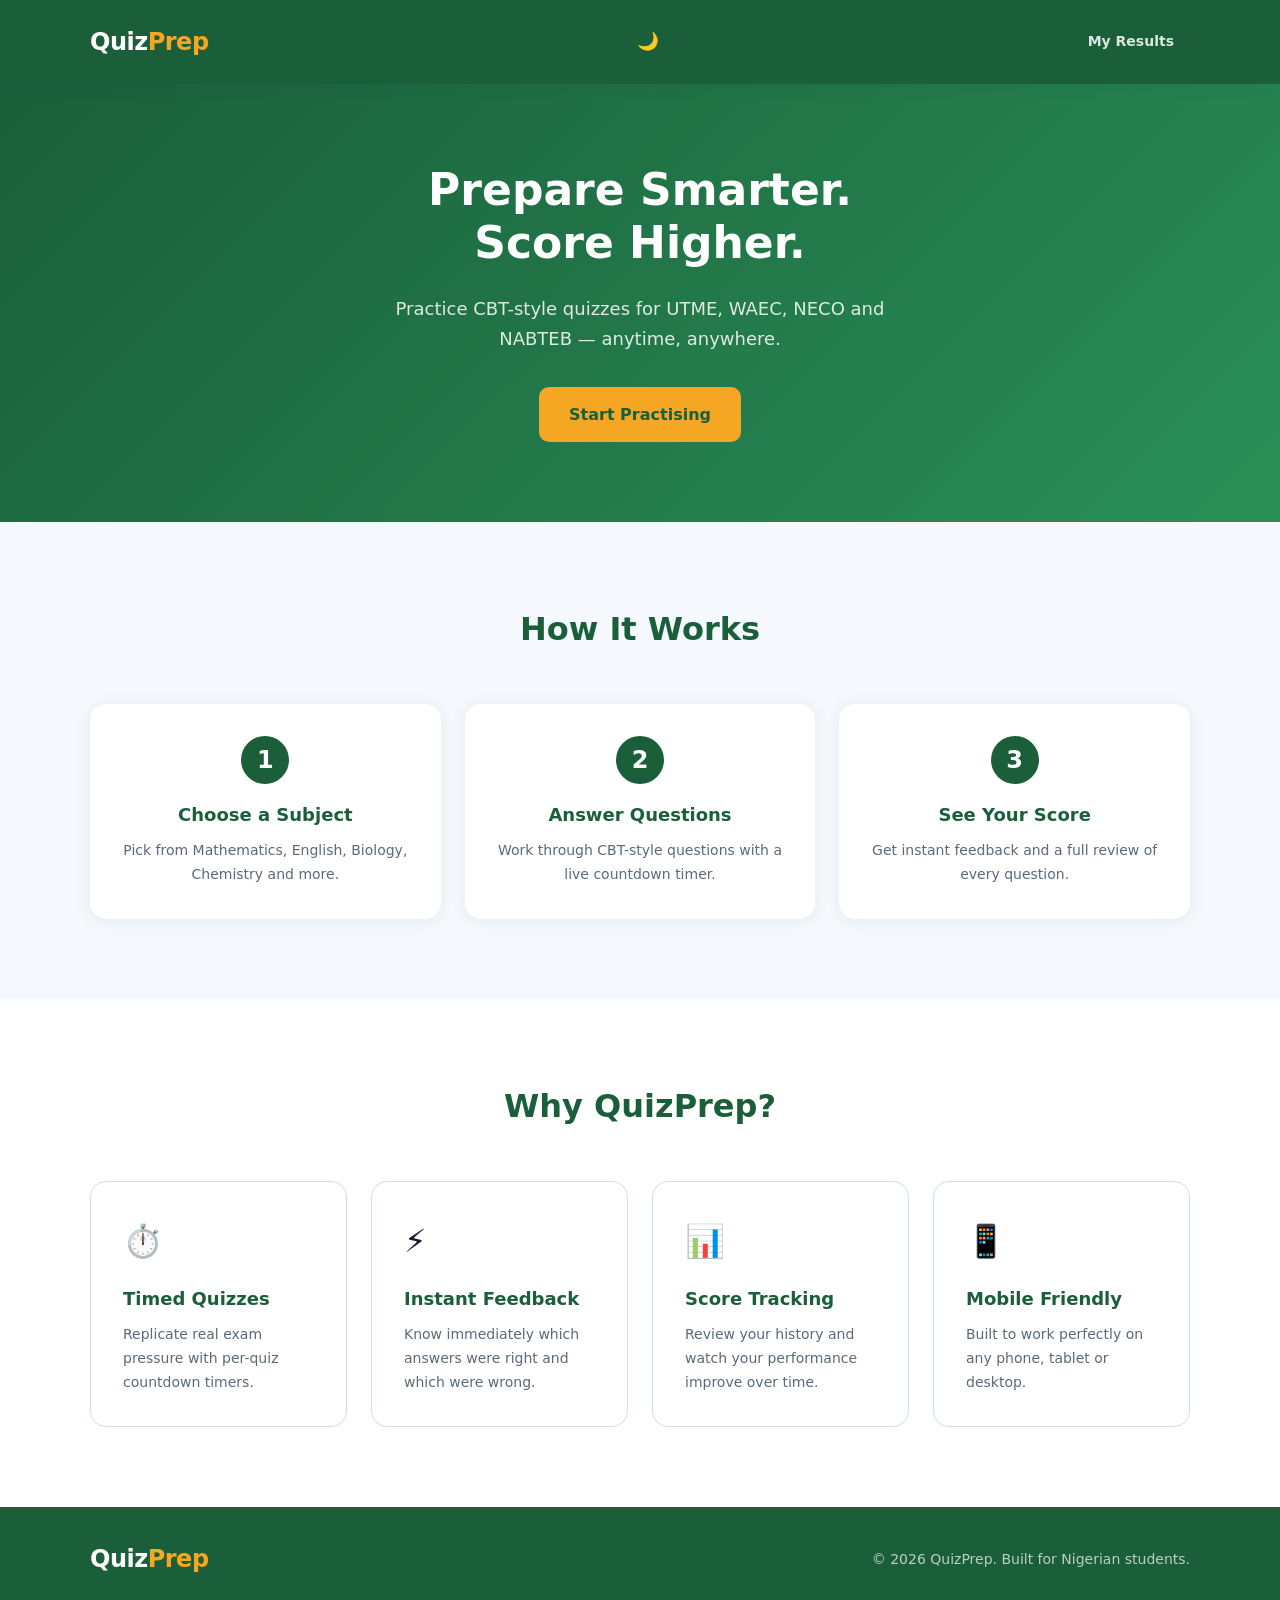
<file: index.html>
<!doctype html>
<html lang="en">
    <head>
        <meta charset="UTF-8" />
        <meta name="viewport" content="width=device-width, initial-scale=1.0" />
        <meta
            name="description"
            content="Practice CBT-style quizzes for UTME, WAEC, NECO and NABTEB."
        />
        <meta
            property="og:title"
            content="QuizPrep | Practice. Prepare. Pass."
        />
        <meta
            property="og:description"
            content="Practice CBT-style quizzes for UTME, WAEC, NECO and NABTEB."
        />
        <meta property="og:type" content="website" />
        <meta property="og:image" content="icons/icon-512.svg" />
        <meta name="twitter:card" content="summary" />
        <meta name="twitter:title" content="QuizPrep" />
        <meta
            name="twitter:description"
            content="Practice CBT-style quizzes for UTME, WAEC, NECO and NABTEB."
        />

        <title>QuizPrep | Practice. Prepare. Pass.</title>
        <link rel="stylesheet" href="css/style.css" />
        <script src="js/app.js"></script>
        <link rel="manifest" href="manifest.json" />
        <meta name="theme-color" content="#1A5E3A" />
    </head>
    <body>
        <!-- ── Navigation ── -->
        <nav class="nav">
            <div class="container nav__inner">
                <a
                    href="index.html"
                    class="nav__logo"
                    aria-label="QuizPrep home"
                    >Quiz<span>Prep</span></a
                >
                <a href="quiz-select.html" class="btn btn--outline"
                    >Get Started</a
                >
            </div>
        </nav>

        <!-- ── Hero ── -->
        <header class="hero">
            <div class="container hero__inner">
                <h1 class="hero__title">Prepare Smarter.<br />Score Higher.</h1>
                <p class="hero__sub">
                    Practice CBT-style quizzes for UTME, WAEC, NECO and NABTEB —
                    anytime, anywhere.
                </p>
                <a href="quiz-select.html" class="btn btn--primary"
                    >Start Practising</a
                >
            </div>
        </header>

        <!-- ── How It Works ── -->
        <section class="section how">
            <div class="container">
                <h2 class="section__title">How It Works</h2>
                <div class="how__grid">
                    <div class="how__card">
                        <div class="how__num">1</div>
                        <h3 class="how__heading">Choose a Subject</h3>
                        <p class="how__text">
                            Pick from Mathematics, English, Biology, Chemistry
                            and more.
                        </p>
                    </div>

                    <div class="how__card">
                        <div class="how__num">2</div>
                        <h3 class="how__heading">Answer Questions</h3>
                        <p class="how__text">
                            Work through CBT-style questions with a live
                            countdown timer.
                        </p>
                    </div>

                    <div class="how__card">
                        <div class="how__num">3</div>
                        <h3 class="how__heading">See Your Score</h3>
                        <p class="how__text">
                            Get instant feedback and a full review of every
                            question.
                        </p>
                    </div>
                </div>
            </div>
        </section>

        <!-- ── Features ── -->
        <section class="section features">
            <div class="container">
                <h2 class="section__title">Why QuizPrep?</h2>
                <div class="features__grid">
                    <div class="feature__card">
                        <div class="feature__icon">⏱️</div>
                        <h3 class="feature__title">Timed Quizzes</h3>
                        <p class="feature__text">
                            Replicate real exam pressure with per-quiz countdown
                            timers.
                        </p>
                    </div>

                    <div class="feature__card">
                        <div class="feature__icon">⚡</div>
                        <h3 class="feature__title">Instant Feedback</h3>
                        <p class="feature__text">
                            Know immediately which answers were right and which
                            were wrong.
                        </p>
                    </div>

                    <div class="feature__card">
                        <div class="feature__icon">📊</div>
                        <h3 class="feature__title">Score Tracking</h3>
                        <p class="feature__text">
                            Review your history and watch your performance
                            improve over time.
                        </p>
                    </div>

                    <div class="feature__card">
                        <div class="feature__icon">📱</div>
                        <h3 class="feature__title">Mobile Friendly</h3>
                        <p class="feature__text">
                            Built to work perfectly on any phone, tablet or
                            desktop.
                        </p>
                    </div>
                </div>
            </div>
        </section>

        <!-- ── Footer ── -->
        <footer class="footer">
            <div class="container footer__inner">
                <a href="index.html" class="nav__logo">Quiz<span>Prep</span></a>
                <p class="footer__copy">
                   &copy; <span id="footerYear"></span> QuizPrep. Built for Nigerian students.
                </p>
            </div>
        </footer>
    </body>
</html>
</file>
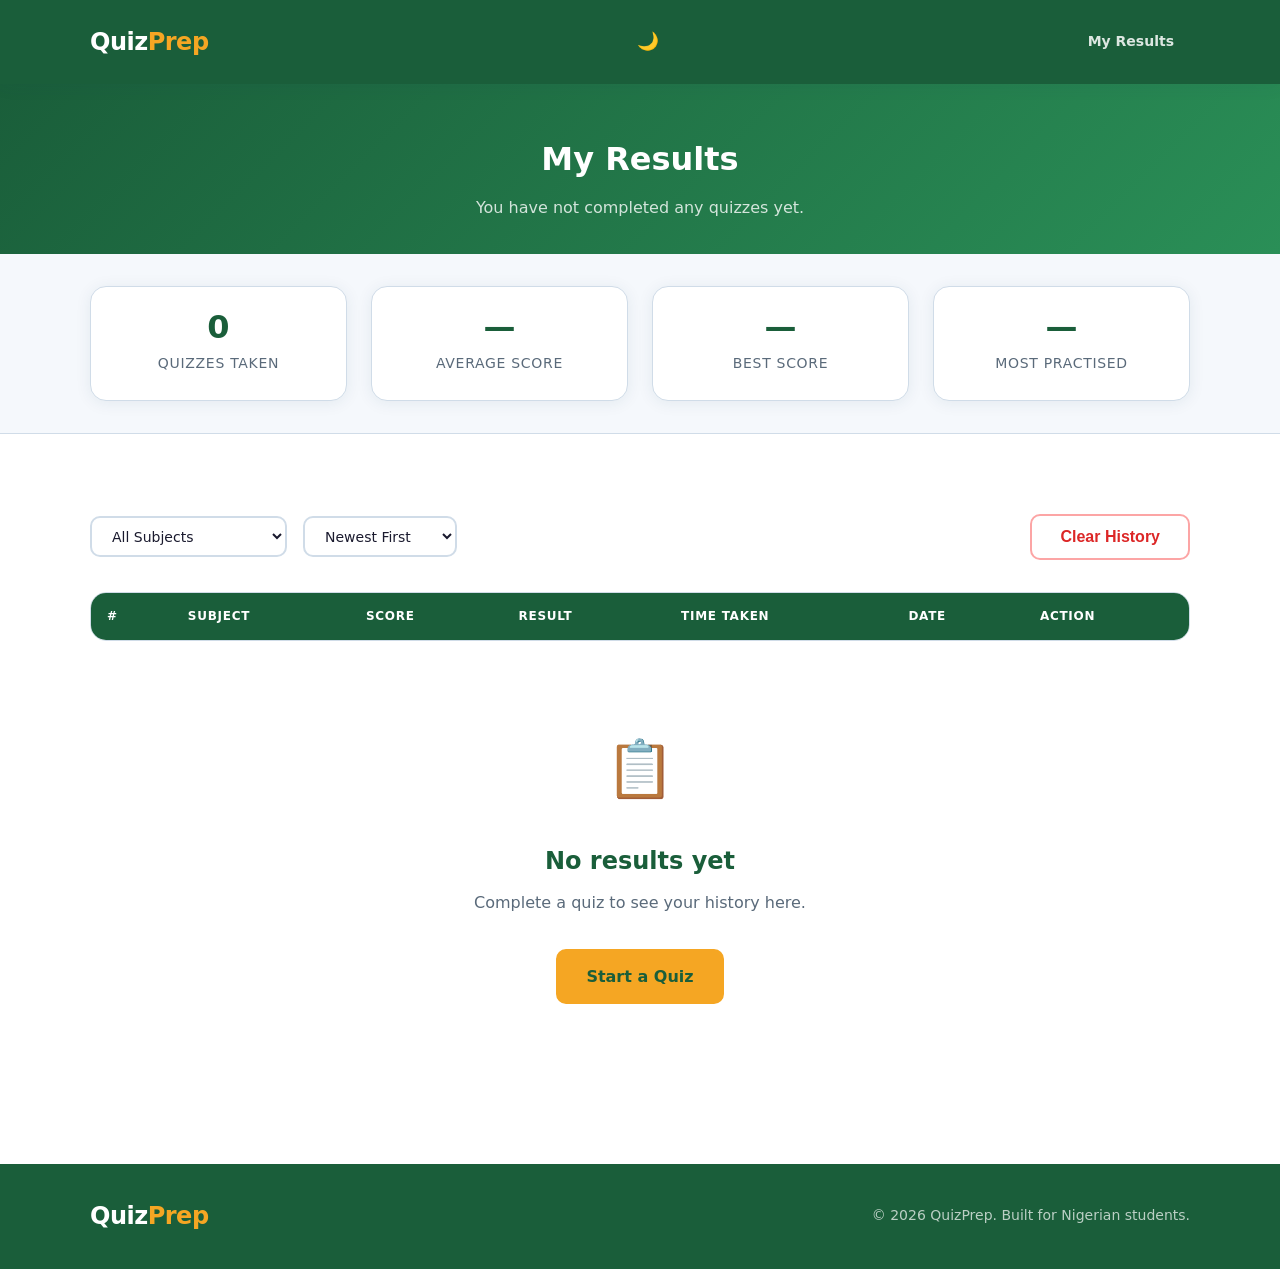
<file: history.html>
<!DOCTYPE html>
<html lang="en">
<head>
  <meta charset="UTF-8">
  <meta name="viewport" content="width=device-width, initial-scale=1.0">
  <title>My Results | QuizPrep</title>
  <link rel="stylesheet" href="css/style.css">
  <link rel="stylesheet" href="css/history.css">
  <link rel="manifest" href="manifest.json">
  <meta name="theme-color" content="#1A5E3A">
  <meta name="description" content="View your past quiz results and track your progress on QuizPrep.">
<meta property="og:title" content="My Results | QuizPrep">
<meta property="og:type" content="website">
</head>
<body>

  <!-- ── Navigation ── -->
  <nav class="nav">
    <div class="container nav__inner">
      <a href="index.html" class="nav__logo">Quiz<span>Prep</span></a>
      <!-- app.js fills in the user nav -->
    </div>
  </nav>

  <!-- ── Page Header ── -->
  <section class="history-header">
    <div class="container">
      <h1 class="history-header__title">My Results</h1>
      <p class="history-header__sub" id="historySubtitle">
        Loading your history...
      </p>
    </div>
  </section>

  <!-- ── Summary Stats ── -->
  <section class="hist-stats">
    <div class="container hist-stats__grid">

      <div class="hist-stat-card">
        <span class="hist-stat__value" id="hsTotalQuizzes">0</span>
        <span class="hist-stat__label">Quizzes Taken</span>
      </div>

      <div class="hist-stat-card">
        <span class="hist-stat__value" id="hsAvgScore">0%</span>
        <span class="hist-stat__label">Average Score</span>
      </div>

      <div class="hist-stat-card">
        <span class="hist-stat__value" id="hsBestScore">0%</span>
        <span class="hist-stat__label">Best Score</span>
      </div>

      <div class="hist-stat-card">
        <span class="hist-stat__value" id="hsFavSubject">—</span>
        <span class="hist-stat__label">Most Practised</span>
      </div>

    </div>
  </section>

  <!-- ── Filters & Table ── -->
  <main class="section history-main">
    <div class="container">

      <!-- Controls row -->
      <div class="history-controls">

        <!-- Subject filter -->
        <select class="history-select" id="subjectFilter">
          <option value="all">All Subjects</option>
          <option value="mathematics">Mathematics</option>
          <option value="english">English Language</option>
          <option value="biology">Biology</option>
          <option value="chemistry">Chemistry</option>
          <option value="physics">Physics</option>
          <option value="government">Government</option>
          <option value="literature">Literature in English</option>
          <option value="economics">Economics</option>
        </select>

        <!-- Sort order -->
        <select class="history-select" id="sortOrder">
          <option value="newest">Newest First</option>
          <option value="oldest">Oldest First</option>
          <option value="highest">Highest Score</option>
          <option value="lowest">Lowest Score</option>
        </select>

        <!-- Clear history -->
        <button class="btn btn--danger" id="clearBtn">
          Clear History
        </button>

      </div>

      <!-- Results table -->
      <div class="history-table-wrap">
        <table class="history-table" id="historyTable">
          <thead>
            <tr>
              <th>#</th>
              <th>Subject</th>
              <th>Score</th>
              <th>Result</th>
              <th>Time Taken</th>
              <th>Date</th>
              <th>Action</th>
            </tr>
          </thead>
          <tbody id="historyBody">
            <!-- JS fills this -->
          </tbody>
        </table>
      </div>

      <!-- Empty state -->
      <div class="history-empty hidden" id="historyEmpty">
        <div class="history-empty__icon">📋</div>
        <h3 class="history-empty__title">No results yet</h3>
        <p class="history-empty__text">
          Complete a quiz to see your history here.
        </p>
        <a href="quiz-select.html" class="btn btn--primary">
          Start a Quiz
        </a>
      </div>

    </div>
  </main>

  <!-- ── Footer ── -->
  <footer class="footer">
    <div class="container footer__inner">
      <a href="index.html" class="nav__logo">Quiz<span>Prep</span></a>
      <p class="footer__copy">&copy; <span id="footerYear"></span> QuizPrep. Built for Nigerian students.</p>
    </div>
  </footer>

  <script src="js/app.js"></script>
  <script src="js/history.js"></script>
</body>
</html>
</file>
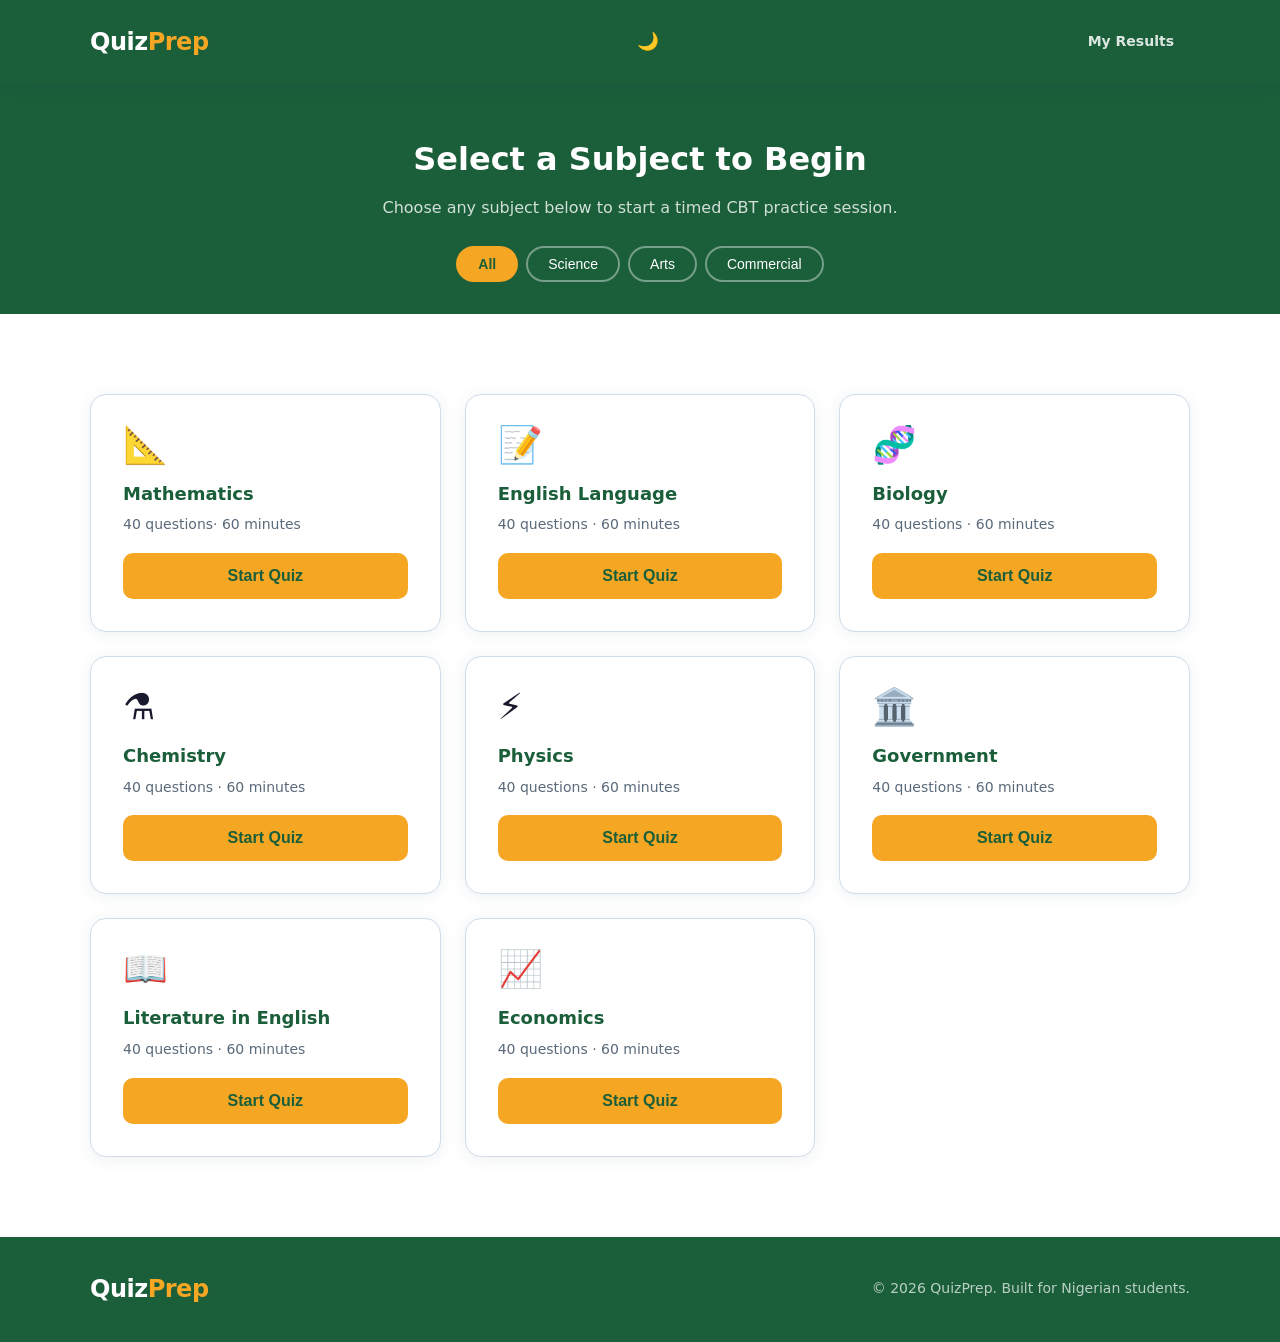
<file: quiz-select.html>
<!doctype html>
<html lang="en">
    <head>
        <meta charset="UTF-8" />
        <meta name="viewport" content="width=device-width, initial-scale=1.0" />
        <meta
            name="description"
            content="Choose a subject and start your CBT practice quiz on QuizPrep."
        />
        <meta property="og:title" content="Select a Subject | QuizPrep" />
        <meta
            property="og:description"
            content="Choose from Mathematics, English, Biology, Chemistry and more."
        />
        <meta property="og:type" content="website" />
        <meta property="og:image" content="icons/icon-512.svg" />
        <title>Select a Subject | QuizPrep</title>
        <link rel="stylesheet" href="css/style.css" />
        <link rel="stylesheet" href="css/quiz-select.css" />
        <script src="js/app.js"></script>
        <link rel="manifest" href="manifest.json" />
        <meta name="theme-color" content="#1A5E3A" />
    </head>
    <body>
        <!-- ── Navigation ── -->
        <nav class="nav">
            <div class="container nav__inner">
                <a href="index.html" class="nav__logo">Quiz<span>Prep</span></a>
                <a href="login.html" class="btn btn--outline">Get Started</a>
            </div>
        </nav>

        <!-- ── Page Header ── -->
        <section class="qs-header">
            <div class="container">
                <h1 class="qs-header__title">Select a Subject to Begin</h1>
                <p class="qs-header__sub">
                    Choose any subject below to start a timed CBT practice
                    session.
                </p>

                <!-- ── Filters ── -->
                <div class="qs-filters">
                    <button class="filter-btn active" data-filter="all">
                        All
                    </button>
                    <button class="filter-btn" data-filter="science">
                        Science
                    </button>
                    <button class="filter-btn" data-filter="arts">Arts</button>
                    <button class="filter-btn" data-filter="commercial">
                        Commercial
                    </button>
                </div>
            </div>
        </section>

        <!-- ── Subject Cards Grid ── -->
        <main class="section">
            <div class="container">
                <div class="qs-grid" id="subjectGrid">
                    <div class="subject-card" data-category="science">
                        <div class="subject-card__icon">📐</div>
                        <div class="subject-card__info">
                            <h2 class="subject-card__name">Mathematics</h2>
                            <p class="subject-card__meta">
                                40 questions· 60 minutes
                            </p>
                        </div>
                        <!-- Mathematics -->
                        <button
                            class="btn btn--primary subject-card__btn"
                            data-subject="mathematics"
                            aria-label="Start Mathematics quiz"
                        >
                            Start Quiz
                        </button>
                    </div>

                    <div class="subject-card" data-category="arts">
                        <div class="subject-card__icon">📝</div>
                        <div class="subject-card__info">
                            <h2 class="subject-card__name">English Language</h2>
                            <p class="subject-card__meta">
                                40 questions · 60 minutes
                            </p>
                        </div>
                        <!-- English Language -->
                        <button
                            class="btn btn--primary subject-card__btn"
                            data-subject="english"
                            aria-label="Start English Language quiz"
                        >
                            Start Quiz
                        </button>
                    </div>

                    <div class="subject-card" data-category="science">
                        <div class="subject-card__icon">🧬</div>
                        <div class="subject-card__info">
                            <h2 class="subject-card__name">Biology</h2>
                            <p class="subject-card__meta">
                                40 questions · 60 minutes
                            </p>
                        </div>
                        <!-- Biology -->
                        <button
                            class="btn btn--primary subject-card__btn"
                            data-subject="biology"
                            aria-label="Start Biology quiz"
                        >
                            Start Quiz
                        </button>
                    </div>

                    <div class="subject-card" data-category="science">
                        <div class="subject-card__icon">⚗️</div>
                        <div class="subject-card__info">
                            <h2 class="subject-card__name">Chemistry</h2>
                            <p class="subject-card__meta">
                                40 questions · 60 minutes
                            </p>
                        </div>
                        <!-- Chemistry -->
                        <button
                            class="btn btn--primary subject-card__btn"
                            data-subject="chemistry"
                            aria-label="Start Chemistry quiz"
                        >
                            Start Quiz
                        </button>
                    </div>

                    <div class="subject-card" data-category="science">
                        <div class="subject-card__icon">⚡</div>
                        <div class="subject-card__info">
                            <h2 class="subject-card__name">Physics</h2>
                            <p class="subject-card__meta">
                                40 questions · 60 minutes
                            </p>
                        </div>
                        <!-- Physics -->
                        <button
                            class="btn btn--primary subject-card__btn"
                            data-subject="physics"
                            aria-label="Start Physics quiz"
                        >
                            Start Quiz
                        </button>
                    </div>

                    <div class="subject-card" data-category="arts">
                        <div class="subject-card__icon">🏛️</div>
                        <div class="subject-card__info">
                            <h2 class="subject-card__name">Government</h2>
                            <p class="subject-card__meta">
                                40 questions · 60 minutes
                            </p>
                        </div>
                        <!-- Government -->
                        <button
                            class="btn btn--primary subject-card__btn"
                            data-subject="government"
                            aria-label="Start Government quiz"
                        >
                            Start Quiz
                        </button>
                    </div>

                    <div class="subject-card" data-category="arts">
                        <div class="subject-card__icon">📖</div>
                        <div class="subject-card__info">
                            <h2 class="subject-card__name">
                                Literature in English
                            </h2>
                            <p class="subject-card__meta">
                                40 questions · 60 minutes
                            </p>
                        </div>
                        <!-- Literature in English -->
<button class="btn btn--primary subject-card__btn"
        data-subject="literature"
        aria-label="Start Literature in English quiz">Start Quiz</button>
                    </div>

                    <div class="subject-card" data-category="commercial">
                        <div class="subject-card__icon">📈</div>
                        <div class="subject-card__info">
                            <h2 class="subject-card__name">Economics</h2>
                            <p class="subject-card__meta">
                                40 questions · 60 minutes
                            </p>
                        </div>
                        <!-- Economics -->
<button class="btn btn--primary subject-card__btn"
        data-subject="economics"
        aria-label="Start Economics quiz">Start Quiz</button>
                    </div>
                </div>

                <!-- Shown when a filter returns no cards -->
                <p class="qs-empty hidden" id="emptyMsg">
                    No subjects found for this filter.
                </p>
            </div>
        </main>

        <!-- ── Footer ── -->
        <footer class="footer">
            <div class="container footer__inner">
                <a href="index.html" class="nav__logo">Quiz<span>Prep</span></a>
                <p class="footer__copy">
                    &copy; <span id="footerYear"></span> QuizPrep. Built for Nigerian students.
                </p>
            </div>
        </footer>

        <script src="js/quiz-select.js"></script>
    </body>
</html>
</file>
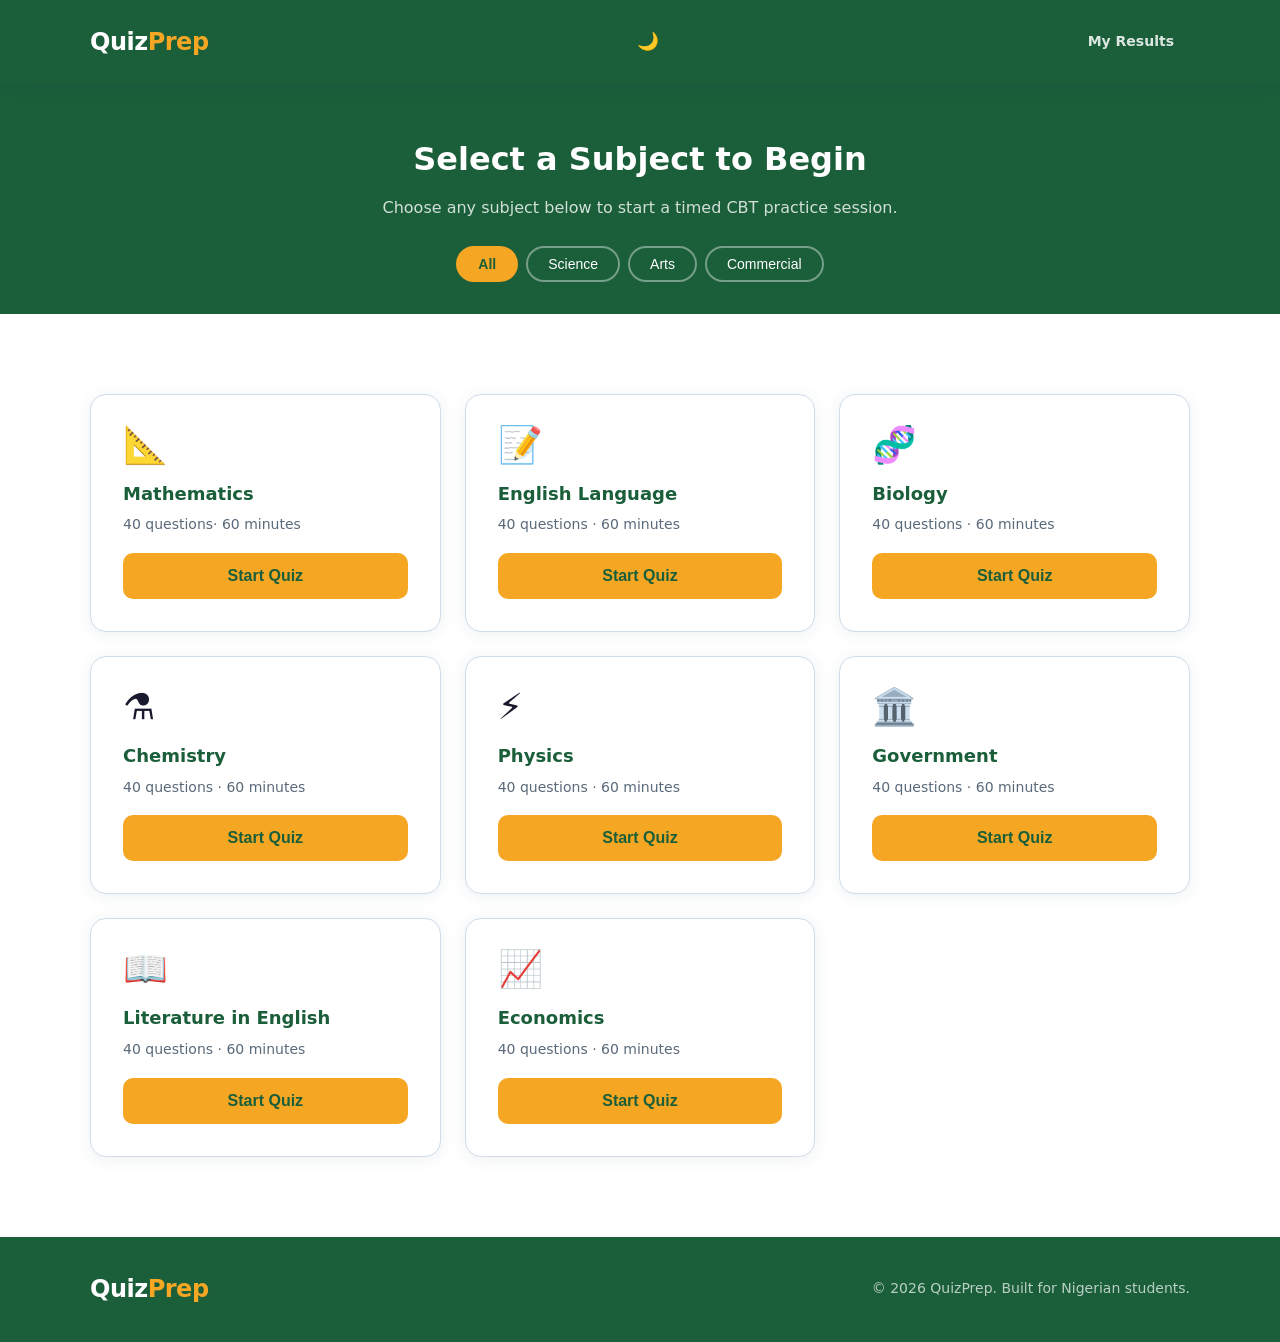
<file: quiz.html>
<!doctype html>
<html lang="en">
    <head>
        <meta charset="UTF-8" />
        <meta name="viewport" content="width=device-width, initial-scale=1.0" />
        <title>Quiz | QuizPrep</title>
        <link rel="stylesheet" href="css/style.css" />
        <link rel="stylesheet" href="css/quiz.css" />
        <script src="js/app.js"></script>
        <link rel="manifest" href="manifest.json" />
        <meta name="theme-color" content="#1A5E3A" />
        <meta name="description" content="Answer CBT-style quiz questions with a live countdown timer.">
<meta property="og:title" content="Quiz | QuizPrep">
<meta property="og:type" content="website">
    </head>
    <body>
        <!-- ── Navigation ── -->
        <nav class="nav">
            <div class="container nav__inner">
                <a href="index.html" class="nav__logo">Quiz<span>Prep</span></a>
                <button class="btn btn--outline" id="quitBtn">Quit Quiz</button>
            </div>
        </nav>

        <!-- ── Quiz Top Bar ── -->
        <div class="quiz-topbar">
            <div class="container quiz-topbar__inner">
                <!-- Subject name filled by JS -->
                <span class="quiz-topbar__subject" id="subjectLabel"
                    >Loading...</span
                >

                <!-- Timer — turns red below 5 minutes -->
                <div class="timer" id="timer">
                    <span class="timer__icon">⏱</span>
                    <span class="timer__display" id="timerDisplay">30:00</span>
                </div>
            </div>

            <!-- Progress bar -->
            <div class="quiz-progress">
                <div class="quiz-progress__fill" id="progressFill"></div>
            </div>
        </div>

        <!-- ── Main Quiz Area ── -->
        <main class="quiz-main">
            <div class="container quiz-card">
                <!-- Question counter -->
                <p class="quiz-counter" id="questionCounter">
                    Question 1 of 10
                </p>

                <!-- Question text — filled by JS -->
                <h2 class="quiz-question" id="questionText">
                    Loading question...
                </h2>

                <!-- Answer options — filled by JS -->
                <div class="quiz-options" id="optionsContainer">
                    <!-- JS renders 4 buttons here -->
                </div>

                <!-- Navigation buttons -->
                <div class="quiz-nav">
                    <button class="btn btn--outline-dark" id="prevBtn" disabled>
                        ← Previous
                    </button>
                    <button class="btn btn--primary" id="nextBtn">
                        Next →
                    </button>
                </div>
            </div>
        </main>

        <!-- ── Submit Confirmation Modal ── -->
        <div class="modal-overlay hidden" id="modalOverlay">
            <div class="modal">
                <h3 class="modal__title">Submit Quiz?</h3>
                <p class="modal__text" id="modalText">
                    You have answered all questions. Ready to see your score?
                </p>
                <div class="modal__btns">
                    <button class="btn btn--outline-dark" id="modalCancel">
                        Go Back
                    </button>
                    <button class="btn btn--primary" id="modalConfirm">
                        Submit
                    </button>
                </div>
            </div>
        </div>

        <!-- Load questions first, then the quiz engine -->
        <script src="data/questions.js"></script>
        <script src="js/quiz.js"></script>
    </body>
</html>
</file>
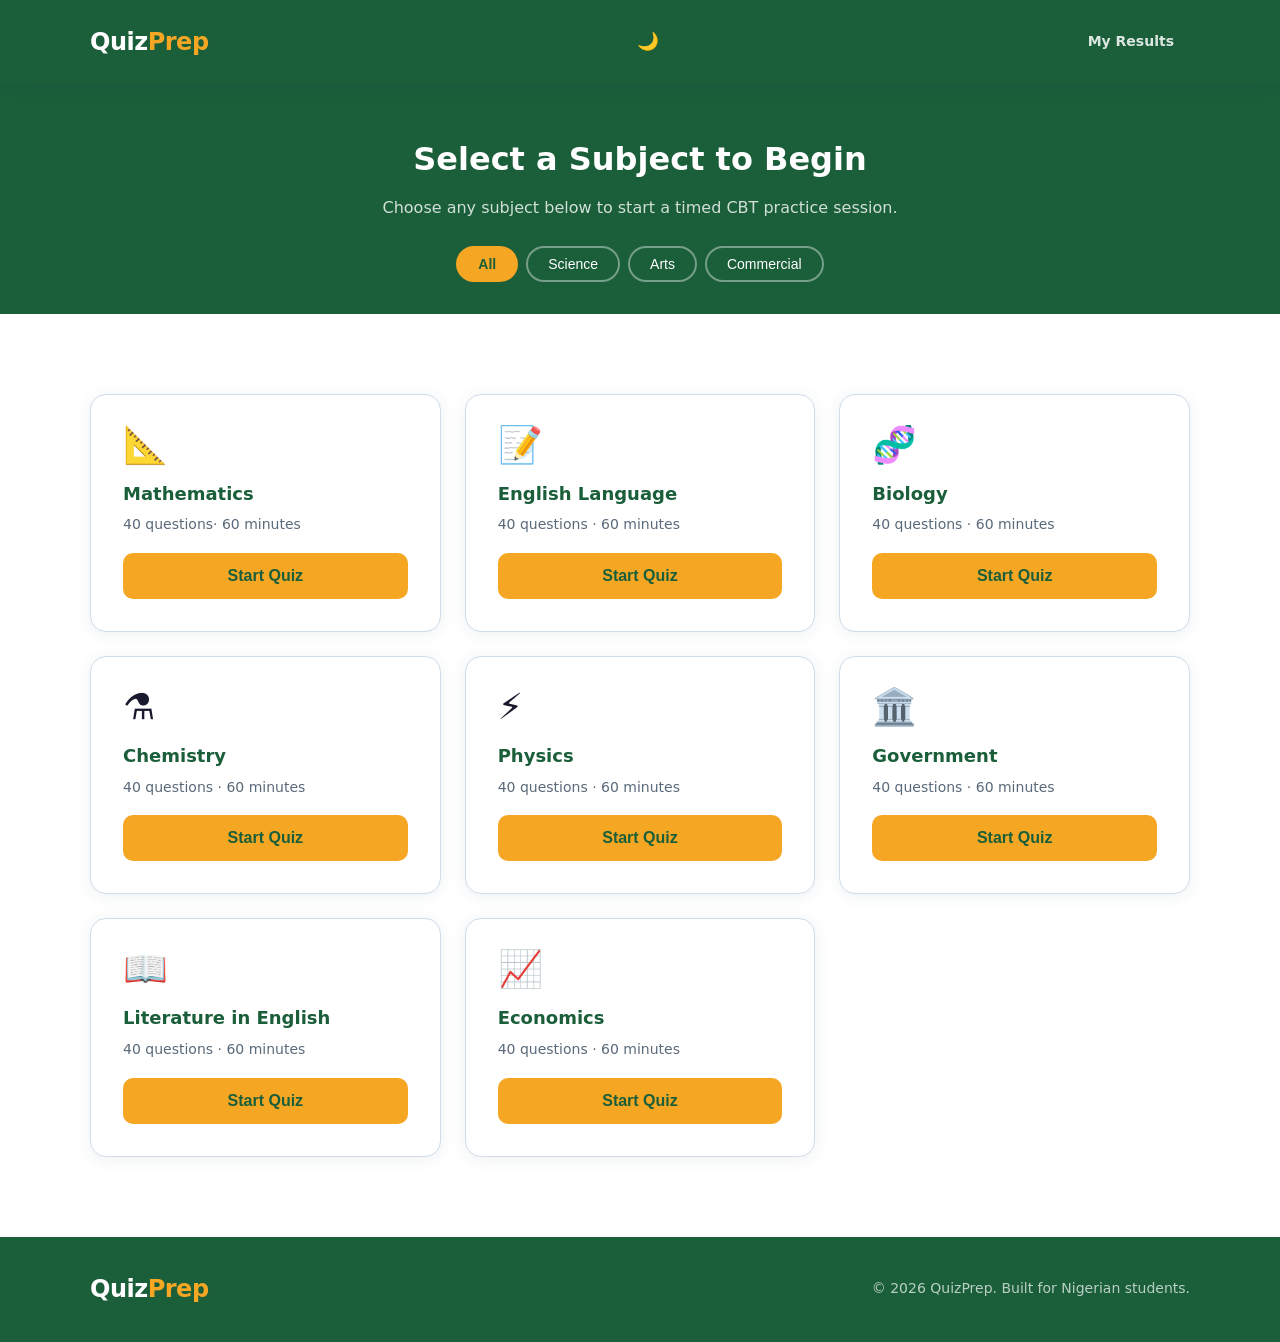
<file: results.html>
<!DOCTYPE html>
<html lang="en">
<head>
  <meta charset="UTF-8">
  <meta name="viewport" content="width=device-width, initial-scale=1.0">
  <title>Results | QuizPrep</title>
  <link rel="stylesheet" href="css/style.css">
  <link rel="stylesheet" href="css/results.css">
  <script src="js/app.js"></script>
  <link rel="manifest" href="manifest.json">
  <meta name="theme-color" content="#1A5E3A">
  <meta name="description" content="See your quiz score and review every question on QuizPrep.">
<meta property="og:title" content="Results | QuizPrep">
<meta property="og:type" content="website">
</head>
<body>

  <!-- ── Navigation ── -->
  <nav class="nav">
    <div class="container nav__inner">
      <a href="index.html" class="nav__logo">Quiz<span>Prep</span></a>
      <a href="quiz-select.html" class="btn btn--outline">Choose Subject</a>
    </div>
  </nav>

  <!-- ── Score Hero ── -->
  <section class="score-hero">
    <div class="container score-hero__inner">

      <!-- Score circle -->
      <div class="score-ring" id="scoreRing">
        <svg class="score-ring__svg" viewBox="0 0 120 120">
          <circle class="score-ring__track" cx="60" cy="60" r="52"/>
          <circle class="score-ring__fill" id="ringFill"
                  cx="60" cy="60" r="52"
                  stroke-dasharray="327"
                  stroke-dashoffset="327"/>
        </svg>
        <div class="score-ring__label">
          <span class="score-ring__pct" id="scorePct">0%</span>
          <span class="score-ring__raw" id="scoreRaw">0 / 0</span>
        </div>
      </div>

      <!-- Subject + performance message -->
      <div class="score-hero__info">
        <p class="score-hero__subject" id="resultSubject">Subject</p>
        <h1 class="score-hero__message" id="resultMessage">Loading...</h1>
        <p class="score-hero__time" id="resultTime"></p>

        <!-- Action buttons -->
        <div class="score-hero__btns">
          <button class="btn btn--primary" id="retakeBtn">
            Retake Quiz
          </button>
          <a href="quiz-select.html" class="btn btn--outline">
            Choose Another Subject
          </a>
        </div>
      </div>

    </div>
  </section>

  <!-- ── Stats Bar ── -->
  <section class="stats-bar">
    <div class="container stats-bar__inner">
      <div class="stat">
        <span class="stat__value" id="statCorrect">0</span>
        <span class="stat__label">Correct</span>
      </div>
      <div class="stat">
        <span class="stat__value" id="statWrong">0</span>
        <span class="stat__label">Wrong</span>
      </div>
      <div class="stat">
        <span class="stat__value" id="statSkipped">0</span>
        <span class="stat__label">Skipped</span>
      </div>
      <div class="stat">
        <span class="stat__value" id="statTime">0:00</span>
        <span class="stat__label">Time Taken</span>
      </div>
    </div>
  </section>

  <!-- ── Question Review ── -->
  <section class="section review">
    <div class="container">
      <h2 class="section__title">Question Review</h2>

      <!-- Filter tabs -->
      <div class="review-filters">
        <button class="review-filter active" data-filter="all">
          All Questions
        </button>
        <button class="review-filter" data-filter="correct">
          Correct Only
        </button>
        <button class="review-filter" data-filter="wrong">
          Wrong Only
        </button>
        <button class="review-filter" data-filter="skipped">
          Skipped
        </button>
      </div>

      <!-- Review cards injected here by JS -->
      <div class="review-list" id="reviewList"></div>

    </div>
  </section>

  <!-- ── Footer ── -->
  <footer class="footer">
    <div class="container footer__inner">
      <a href="index.html" class="nav__logo">Quiz<span>Prep</span></a>
      <p class="footer__copy">&copy; <span id="footerYear"></span> QuizPrep. Built for Nigerian students.</p>
    </div>
  </footer>

  <script src="data/questions.js"></script>
<script src="js/app.js"></script>
<script src="js/results.js"></script>
</body>
</html>
</file>
<file: css/style.css>
/* =============================================
   QUIZPREP — Global Stylesheet
   Stage 1: Landing Page
   ============================================= */

/* ── 1. Design Tokens ── */
:root {
    /* Brand colours */
    --color-primary: #1a5e3a;
    --color-primary-light: #2a8f57;
    --color-accent: #f5a623;
    --color-accent-dark: #d4891a;

    /* Surface colours */
    --color-bg: #ffffff;
    --color-bg-alt: #f5f8fc;
    --color-border: #d0dce8;

    /* Text colours */
    --color-text: #1a1a2e;
    --color-text-muted: #5a6a7a;
    --color-white: #ffffff;

    /* Typography */
    --font-base: "Segoe UI", system-ui, -apple-system, sans-serif;
    --fs-sm: 0.875rem;
    --fs-base: 1rem;
    --fs-lg: 1.125rem;
    --fs-xl: 1.5rem;
    --fs-2xl: 2rem;
    --fs-3xl: 2.75rem;

    /* Spacing scale */
    --space-xs: 0.5rem;
    --space-sm: 1rem;
    --space-md: 1.5rem;
    --space-lg: 2rem;
    --space-xl: 3rem;
    --space-2xl: 5rem;

    /* Misc */
    --container-max: 1100px;
    --radius-sm: 6px;
    --radius-md: 10px;
    --radius-lg: 16px;
    --shadow: 0 2px 16px rgba(26, 60, 94, 0.08);
    --transition: 0.2s ease;
}

/* =============================================
   DARK MODE — Deep Navy (GitHub style)
   ============================================= */

:root.dark {
  --color-primary:       #3fb950;
  --color-primary-light: #2ea043;
  --color-accent:        #f0883e;
  --color-accent-dark:   #db6d28;
  --color-bg:            #0d1117;
  --color-bg-alt:        #161b22;
  --color-border:        #30363d;
  --color-text:          #e6edf3;
  --color-text-muted:    #8b949e;
  --color-white:         #e6edf3;
  --shadow:              0 2px 16px rgba(0, 0, 0, 0.6);
}

:root.dark .nav {
  background: #161b22;
  border-bottom: 1px solid #30363d;
}

:root.dark .btn--outline {
  color: #e6edf3;
  border-color: #30363d;
}
:root.dark .btn--outline:hover {
  background: #21262d;
  color: #e6edf3;
  border-color: #8b949e;
}

:root.dark .btn--outline-dark {
  color: #e6edf3;
  border-color: #30363d;
}
:root.dark .btn--outline-dark:hover {
  background: #21262d;
  border-color: #8b949e;
}

:root.dark .btn--primary {
  background: #238636;
  border-color: #238636;
  color: #ffffff;
}
:root.dark .btn--primary:hover {
  background: #2ea043;
  border-color: #2ea043;
}

:root.dark .how__card,
:root.dark .feature__card,
:root.dark .subject-card,
:root.dark .quiz-card,
:root.dark .hist-stat-card,
:root.dark .modal {
  background: #161b22;
  border-color: #30363d;
}

:root.dark .how__card:hover,
:root.dark .feature__card:hover,
:root.dark .subject-card:hover {
  border-color: #3fb950;
  box-shadow: 0 0 0 1px #3fb950;
}

:root.dark .hero,
:root.dark .qs-header,
:root.dark .score-hero,
:root.dark .history-header {
  background: linear-gradient(135deg, #161b22 0%, #0d1117 100%);
  border-bottom: 1px solid #30363d;
}

:root.dark .how { background: #0d1117; }
:root.dark .how__num { background: #238636; }

:root.dark .quiz-topbar {
  background: #161b22;
  border-bottom: 1px solid #30363d;
}

:root.dark .timer {
  background: rgba(255,255,255,0.06);
  border: 1px solid #30363d;
}
:root.dark .timer.danger {
  background: rgba(248,81,73,0.15);
  border-color: #f85149;
}
:root.dark .timer.danger .timer__display { color: #f85149; }
:root.dark .quiz-progress { background: #21262d; }
:root.dark .quiz-main { background: #0d1117; }

:root.dark .option-btn {
  background: #161b22;
  border-color: #30363d;
  color: #e6edf3;
}
:root.dark .option-btn:hover {
  background: #21262d;
  border-color: #8b949e;
}
:root.dark .option-btn.selected {
  background: rgba(63,185,80,0.1);
  border-color: #3fb950;
  color: #3fb950;
}
:root.dark .option-btn.selected .option-label {
  background: #238636;
  border-color: #238636;
  color: #ffffff;
}
:root.dark .option-label {
  border-color: #30363d;
  color: #8b949e;
}

:root.dark .form-input {
  background: #0d1117;
  border-color: #30363d;
  color: #e6edf3;
}
:root.dark .form-input:focus {
  border-color: #3fb950;
  box-shadow: 0 0 0 3px rgba(63,185,80,0.12);
}
:root.dark .form-input::placeholder { color: #484f58; }

:root.dark .history-select {
  background: #161b22;
  border-color: #30363d;
  color: #e6edf3;
}
:root.dark .history-select:focus { border-color: #3fb950; }

:root.dark .history-table-wrap { border-color: #30363d; }
:root.dark .history-table thead tr { background: #161b22; }
:root.dark .history-table th {
  color: #8b949e;
  border-bottom: 1px solid #30363d;
}
:root.dark .history-table tbody tr { border-color: #21262d; }
:root.dark .history-table tbody tr:hover { background: #161b22; }
:root.dark .history-table td { color: #e6edf3; }

:root.dark .stats-bar,
:root.dark .hist-stats {
  background: #161b22;
  border-color: #30363d;
}
:root.dark .stat__value,
:root.dark .hist-stat__value { color: #3fb950; }

:root.dark .review-card {
  background: #161b22;
  border-color: #30363d;
}
:root.dark .review-card__header { background: #0d1117; }
:root.dark .review-card__header:hover { background: #161b22; }
:root.dark .review-card__question { color: #e6edf3; }
:root.dark .review-option {
  background: #0d1117;
  border-color: #30363d;
  color: #e6edf3;
}
:root.dark .review-option.is-correct {
  background: rgba(63,185,80,0.1);
  border-color: #3fb950;
  color: #3fb950;
}
:root.dark .review-option.user-wrong {
  background: rgba(248,81,73,0.1);
  border-color: #f85149;
  color: #f85149;
}
:root.dark .review-badge.correct {
  background: rgba(63,185,80,0.15);
  color: #3fb950;
}
:root.dark .review-badge.wrong {
  background: rgba(248,81,73,0.15);
  color: #f85149;
}
:root.dark .review-badge.skipped {
  background: rgba(210,153,34,0.15);
  color: #d29922;
}

:root.dark .score-ring__track { stroke: #21262d; }
:root.dark .score-ring__raw { color: #8b949e; }

:root.dark .modal-overlay { background: rgba(0,0,0,0.75); }
:root.dark .modal {
  background: #161b22;
  border: 1px solid #30363d;
}
:root.dark .modal__title { color: #e6edf3; }

:root.dark .filter-btn,
:root.dark .review-filter {
  border-color: #30363d;
  color: #8b949e;
  background: transparent;
}
:root.dark .filter-btn:hover,
:root.dark .review-filter:hover {
  border-color: #8b949e;
  color: #e6edf3;
}
:root.dark .filter-btn.active,
:root.dark .review-filter.active {
  background: #238636;
  border-color: #238636;
  color: #ffffff;
}

:root.dark .footer {
  background: #161b22;
  border-top: 1px solid #30363d;
}

:root.dark .section__title { color: #e6edf3; }

:root.dark .subject-card__name,
:root.dark .how__heading,
:root.dark .feature__title { color: #e6edf3; }

:root.dark .nav__logo { color: #e6edf3; }
:root.dark .nav__logo span { color: #f0883e; }

.theme-toggle {
  background: none;
  border: none;
  cursor: pointer;
  font-size: 1.1rem;
  padding: 4px 8px;
  border-radius: var(--radius-sm);
  transition: background var(--transition);
  line-height: 1;
  color: var(--color-white);
}
.theme-toggle:hover { background: rgba(255,255,255,0.1); }

:root.dark ::-webkit-scrollbar-track { background: #0d1117; }
:root.dark ::-webkit-scrollbar-thumb { background: #30363d; }
:root.dark ::-webkit-scrollbar-thumb:hover { background: #3fb950; }

:root.dark ::selection {
  background: #238636;
  color: #ffffff;
}

:root.dark .btn--danger {
  color: #f85149;
  border-color: rgba(248,81,73,0.3);
}
:root.dark .btn--danger:hover {
  background: rgba(248,81,73,0.1);
  border-color: #f85149;
}

:root.dark .history-empty__title,
:root.dark .notfound__title { color: #e6edf3; }

:root.dark #quitBtn {
  border-color: #30363d;
  color: #e6edf3;
}
:root.dark #quitBtn:hover { background: #21262d; }

/* ── 2. Reset ── */
*,
*::before,
*::after {
    box-sizing: border-box;
    margin: 0;
    padding: 0;
}

html {
    scroll-behavior: smooth;
}

body {
    font-family: var(--font-base);
    font-size: var(--fs-base);
    color: var(--color-text);
    background: var(--color-bg);
    line-height: 1.7;
}

a {
    text-decoration: none;
    color: inherit;
}
img {
    max-width: 100%;
    display: block;
}

/* ── 3. Layout Utility ── */
.container {
    width: 90%;
    max-width: var(--container-max);
    margin-inline: auto;
}

/* ── 4. Buttons ── */
.btn {
    display: inline-block;
    padding: 0.75rem 1.75rem;
    border-radius: var(--radius-md);
    font-size: var(--fs-base);
    font-weight: 600;
    cursor: pointer;
    transition: all var(--transition);
    border: 2px solid transparent;
}

.btn--primary {
    background: var(--color-accent);
    color: var(--color-primary);
    border-color: var(--color-accent);
}
.btn--primary:hover {
    background: var(--color-accent-dark);
    border-color: var(--color-accent-dark);
    transform: translateY(-2px);
}

.btn--outline {
    background: transparent;
    color: var(--color-white);
    border-color: var(--color-white);
}
.btn--outline:hover {
    background: var(--color-white);
    color: var(--color-primary);
}

/* ── 5. Navigation ── */
.nav {
    background: var(--color-primary);
    padding: var(--space-sm) 0;
    position: sticky;
    top: 0;
    z-index: 100;
    box-shadow: var(--shadow);
}

.nav__inner {
    display: flex;
    align-items: center;
    justify-content: space-between;
}

.nav__logo {
    font-size: var(--fs-xl);
    font-weight: 800;
    color: var(--color-white);
    letter-spacing: -0.5px;
}
.nav__logo span {
    color: var(--color-accent);
}

/* ── 6. Hero ── */
.hero {
    background: linear-gradient(
        135deg,
        var(--color-primary) 0%,
        var(--color-primary-light) 100%
    );
    color: var(--color-white);
    padding: var(--space-2xl) 0;
    text-align: center;
}

.hero__inner {
    max-width: 700px;
}

.hero__title {
    font-size: var(--fs-3xl);
    font-weight: 800;
    line-height: 1.2;
    margin-bottom: var(--space-md);
}

.hero__sub {
    font-size: var(--fs-lg);
    color: rgba(255, 255, 255, 0.85);
    max-width: 560px;
    margin-inline: auto;
    margin-bottom: var(--space-lg);
}

/* ── 7. Section Base ── */
.section {
    padding: var(--space-2xl) 0;
}

.section__title {
    font-size: var(--fs-2xl);
    font-weight: 700;
    color: var(--color-primary);
    text-align: center;
    margin-bottom: var(--space-xl);
}

/* ── 8. How It Works ── */
.how {
    background: var(--color-bg-alt);
}

.how__grid {
    display: grid;
    grid-template-columns: repeat(auto-fit, minmax(220px, 1fr));
    gap: var(--space-md);
}

.how__card {
    background: var(--color-bg);
    border-radius: var(--radius-lg);
    padding: var(--space-lg);
    text-align: center;
    box-shadow: var(--shadow);
    transition: transform var(--transition);
}
.how__card:hover {
    transform: translateY(-4px);
}

.how__num {
    width: 48px;
    height: 48px;
    border-radius: 50%;
    background: var(--color-primary);
    color: var(--color-white);
    font-size: var(--fs-xl);
    font-weight: 700;
    display: flex;
    align-items: center;
    justify-content: center;
    margin: 0 auto var(--space-sm);
}

.how__heading {
    font-size: var(--fs-lg);
    font-weight: 600;
    color: var(--color-primary);
    margin-bottom: var(--space-xs);
}
.how__text {
    color: var(--color-text-muted);
    font-size: var(--fs-sm);
}

/* ── 9. Features ── */
.features__grid {
    display: grid;
    grid-template-columns: repeat(auto-fit, minmax(220px, 1fr));
    gap: var(--space-md);
}

.feature__card {
    background: var(--color-bg);
    border: 1px solid var(--color-border);
    border-radius: var(--radius-lg);
    padding: var(--space-lg);
    transition: all var(--transition);
}
.feature__card:hover {
    border-color: var(--color-primary);
    box-shadow: var(--shadow);
    transform: translateY(-2px);
}

.feature__icon {
    font-size: 2rem;
    margin-bottom: var(--space-sm);
}

.feature__title {
    font-size: var(--fs-lg);
    font-weight: 600;
    color: var(--color-primary);
    margin-bottom: var(--space-xs);
}
.feature__text {
    color: var(--color-text-muted);
    font-size: var(--fs-sm);
}

/* ── 10. Footer ── */
.footer {
    background: var(--color-primary);
    color: var(--color-white);
    padding: var(--space-lg) 0;
}

.footer__inner {
    display: flex;
    align-items: center;
    justify-content: space-between;
    flex-wrap: wrap;
    gap: var(--space-sm);
}
.footer__copy {
    color: rgba(255, 255, 255, 0.7);
    font-size: var(--fs-sm);
}

/* ── 11. Responsive ── */
@media (max-width: 600px) {
    .hero__title {
        font-size: var(--fs-2xl);
    }
    .hero__sub {
        font-size: var(--fs-base);
    }
    .section__title {
        font-size: var(--fs-xl);
    }
    .footer__inner {
        flex-direction: column;
        text-align: center;
    }
}

/* =============================================
   STAGE 9 — Final Polish
   ============================================= */

/* ── Smooth page load ── */
body {
    animation: fadeIn 0.2s ease;
}

@keyframes fadeIn {
    from {
        opacity: 0;
        transform: translateY(4px);
    }
    to {
        opacity: 1;
        transform: translateY(0);
    }
}

/* ── Focus rings — keyboard navigation ── */
*:focus-visible {
    outline: 3px solid var(--color-accent);
    outline-offset: 3px;
    border-radius: var(--radius-sm);
}

/* ── Button press effect ── */
.btn:active {
    transform: scale(0.97);
}

/* ── Text selection colour ── */
::selection {
    background: var(--color-primary);
    color: var(--color-white);
}

:root.dark ::selection {
    background: var(--color-accent);
    color: #0f1117;
}

/* ── Custom scrollbar ── */
::-webkit-scrollbar {
    width: 6px;
    height: 6px;
}

::-webkit-scrollbar-track {
    background: var(--color-bg-alt);
}

::-webkit-scrollbar-thumb {
    background: var(--color-border);
    border-radius: 3px;
}

::-webkit-scrollbar-thumb:hover {
    background: var(--color-primary);
}

/* ── Prevent nav height shift ── */
.nav__inner {
    min-height: 52px;
}

/* ── Images never overflow ── */
img,
svg {
    display: block;
    max-width: 100%;
}
</file>
<file: css/history.css>
/* =============================================
   QUIZPREP — Score History Page
   Stage 6
   ============================================= */

/* ── Page Header ── */
.history-header {
  background: linear-gradient(
    135deg,
    var(--color-primary) 0%,
    var(--color-primary-light) 100%
  );
  color: var(--color-white);
  padding: var(--space-xl) 0 var(--space-lg);
  text-align: center;
}

.history-header__title {
  font-size: var(--fs-2xl);
  font-weight: 800;
  margin-bottom: var(--space-xs);
}

.history-header__sub {
  font-size: var(--fs-base);
  color: rgba(255, 255, 255, 0.8);
}

/* ── Summary Stats Grid ── */
.hist-stats {
  background: var(--color-bg-alt);
  padding: var(--space-lg) 0;
  border-bottom: 1px solid var(--color-border);
}

.hist-stats__grid {
  display: grid;
  grid-template-columns: repeat(auto-fit, minmax(160px, 1fr));
  gap: var(--space-md);
}

.hist-stat-card {
  background: var(--color-bg);
  border: 1px solid var(--color-border);
  border-radius: var(--radius-lg);
  padding: var(--space-md);
  text-align: center;
  box-shadow: var(--shadow);
  transition: transform var(--transition);
}

.hist-stat-card:hover { transform: translateY(-2px); }

.hist-stat__value {
  display: block;
  font-size: var(--fs-2xl);
  font-weight: 800;
  color: var(--color-primary);
  line-height: 1;
  margin-bottom: 6px;
}

.hist-stat__label {
  font-size: var(--fs-sm);
  color: var(--color-text-muted);
  text-transform: uppercase;
  letter-spacing: 0.05em;
}

/* ── Main Section ── */
.history-main { background: var(--color-bg); }

/* ── Controls Row ── */
.history-controls {
  display: flex;
  align-items: center;
  gap: var(--space-sm);
  flex-wrap: wrap;
  margin-bottom: var(--space-lg);
}

.history-select {
  padding: 0.6rem 1rem;
  border: 2px solid var(--color-border);
  border-radius: var(--radius-md);
  background: var(--color-bg);
  color: var(--color-text);
  font-size: var(--fs-sm);
  font-family: inherit;
  cursor: pointer;
  transition: border-color var(--transition);
  outline: none;
}

.history-select:focus {
  border-color: var(--color-primary);
}

/* Danger button for clear */
.btn--danger {
  background: transparent;
  color: #dc2626;
  border: 2px solid #fca5a5;
  margin-left: auto;
}

.btn--danger:hover {
  background: #fee2e2;
  border-color: #dc2626;
}

/* ── Table ── */
.history-table-wrap {
  overflow-x: auto;           /* scroll horizontally on small screens */
  border-radius: var(--radius-lg);
  border: 1px solid var(--color-border);
}

.history-table {
  width: 100%;
  border-collapse: collapse;
  font-size: var(--fs-sm);
  white-space: nowrap;        /* prevent text wrapping in cells */
}

/* Header row */
.history-table thead tr {
  background: var(--color-primary);
  color: var(--color-white);
}

.history-table th {
  padding: 0.85rem 1rem;
  text-align: left;
  font-weight: 700;
  font-size: 12px;
  text-transform: uppercase;
  letter-spacing: 0.06em;
}

/* Body rows */
.history-table tbody tr {
  border-bottom: 1px solid var(--color-border);
  transition: background var(--transition);
}

.history-table tbody tr:last-child {
  border-bottom: none;
}

.history-table tbody tr:hover {
  background: var(--color-bg-alt);
}

.history-table td {
  padding: 0.85rem 1rem;
  color: var(--color-text);
  vertical-align: middle;
}

/* Row number column */
.history-table td:first-child {
  color: var(--color-text-muted);
  font-weight: 600;
}

/* Subject column — capitalised */
.td-subject {
  font-weight: 600;
  color: var(--color-primary) !important;
  text-transform: capitalize;
}

/* Score column */
.td-score {
  font-weight: 700;
  font-size: var(--fs-base) !important;
}

/* Result badge */
.result-badge {
  display: inline-block;
  padding: 3px 10px;
  border-radius: 999px;
  font-size: 11px;
  font-weight: 700;
}

.result-badge.excellent {
  background: #dcfce7;
  color: #15803d;
}

.result-badge.good {
  background: #fef3c7;
  color: #b45309;
}

.result-badge.poor {
  background: #fee2e2;
  color: #dc2626;
}

/* Retake link in action column */
.retake-link {
  color: var(--color-primary);
  font-weight: 600;
  font-size: var(--fs-sm);
  text-decoration: underline;
  text-underline-offset: 2px;
  cursor: pointer;
  background: none;
  border: none;
  font-family: inherit;
  padding: 0;
  transition: color var(--transition);
}

.retake-link:hover {
  color: var(--color-primary-light);
}

/* ── Empty State ── */
.history-empty {
  text-align: center;
  padding: var(--space-2xl) 0;
}

.history-empty__icon {
  font-size: 3.5rem;
  margin-bottom: var(--space-md);
}

.history-empty__title {
  font-size: var(--fs-xl);
  font-weight: 700;
  color: var(--color-primary);
  margin-bottom: var(--space-xs);
}

.history-empty__text {
  color: var(--color-text-muted);
  margin-bottom: var(--space-lg);
}

/* ── Mobile ── */
@media (max-width: 600px) {
  .history-controls    { flex-direction: column; align-items: stretch; }
  .btn--danger         { margin-left: 0; }
  .hist-stats__grid    { grid-template-columns: 1fr 1fr; }
}
</file>
<file: css/quiz-select.css>
/* =============================================
   QUIZPREP — Quiz Selection Screen
   Stage 2
   ============================================= */

/* ── Page Header ── */
.qs-header {
  background: var(--color-primary);
  color: var(--color-white);
  padding: var(--space-xl) 0 var(--space-lg);
  text-align: center;
}

.qs-header__title {
  font-size: var(--fs-2xl);
  font-weight: 700;
  margin-bottom: var(--space-xs);
}

.qs-header__sub {
  color: rgba(255, 255, 255, 0.8);
  font-size: var(--fs-base);
  margin-bottom: var(--space-md);
}

/* ── Filter Buttons ── */
.qs-filters {
  display: flex;
  justify-content: center;
  flex-wrap: wrap;
  gap: var(--space-xs);
}

.filter-btn {
  padding: 0.5rem 1.25rem;
  border-radius: 999px;
  border: 2px solid rgba(255, 255, 255, 0.4);
  background: transparent;
  color: var(--color-white);
  font-size: var(--fs-sm);
  font-weight: 500;
  cursor: pointer;
  transition: all var(--transition);
}

.filter-btn:hover {
  border-color: var(--color-white);
  background: rgba(255, 255, 255, 0.1);
}

.filter-btn.active {
  background: var(--color-accent);
  border-color: var(--color-accent);
  color: var(--color-primary);
  font-weight: 700;
}

/* ── Subject Card Grid ── */
.qs-grid {
  display: grid;
  grid-template-columns: repeat(auto-fit, minmax(260px, 1fr));
  gap: var(--space-md);
}

/* ── Subject Card ── */
.subject-card {
  background: var(--color-bg);
  border: 1px solid var(--color-border);
  border-radius: var(--radius-lg);
  padding: var(--space-lg);
  display: flex;
  flex-direction: column;
  align-items: flex-start;
  gap: var(--space-sm);
  transition: all var(--transition);
  box-shadow: var(--shadow);
}

.subject-card:hover {
  border-color: var(--color-primary);
  transform: translateY(-4px);
  box-shadow: 0 8px 24px rgba(26, 94, 58, 0.12);
}

.subject-card__icon {
  font-size: 2.25rem;
  line-height: 1;
}

.subject-card__info {
  flex: 1;
}

.subject-card__name {
  font-size: var(--fs-lg);
  font-weight: 700;
  color: var(--color-primary);
  margin-bottom: 4px;
}

.subject-card__meta {
  font-size: var(--fs-sm);
  color: var(--color-text-muted);
}

.subject-card__btn {
  width: 100%;
  text-align: center;
  margin-top: auto;
}

/* ── Hidden / Empty state ── */
.hidden { display: none; }

.qs-empty {
  text-align: center;
  color: var(--color-text-muted);
  font-size: var(--fs-lg);
  padding: var(--space-2xl) 0;
}

/* ── Filtered-out cards ── */
.subject-card.filtered {
  display: none;
}
</file>
<file: css/quiz.css>
/* =============================================
   QUIZPREP — Quiz Interface Styles
   Stage 3
   ============================================= */

/* ── Top Bar ── */
.quiz-topbar {
  background: var(--color-primary);
  color: var(--color-white);
  padding: var(--space-sm) 0 0;
  position: sticky;
  top: 64px;       /* height of the nav bar */
  z-index: 90;
}

.quiz-topbar__inner {
  display: flex;
  align-items: center;
  justify-content: space-between;
  padding-bottom: var(--space-sm);
}

.quiz-topbar__subject {
  font-size: var(--fs-base);
  font-weight: 600;
  text-transform: capitalize;
  letter-spacing: 0.02em;
}

/* ── Timer ── */
.timer {
  display: flex;
  align-items: center;
  gap: 6px;
  background: rgba(255, 255, 255, 0.12);
  border-radius: var(--radius-md);
  padding: 0.4rem 0.9rem;
}

.timer__display {
  font-size: var(--fs-lg);
  font-weight: 700;
  font-variant-numeric: tabular-nums;
  letter-spacing: 0.05em;
}

/* Red state when < 5 minutes */
.timer.danger {
  background: rgba(220, 38, 38, 0.25);
  animation: pulse 1s ease-in-out infinite;
}
.timer.danger .timer__display { color: #fca5a5; }

@keyframes pulse {
  0%, 100% { opacity: 1; }
  50%       { opacity: 0.7; }
}

/* ── Progress Bar ── */
.quiz-progress {
  height: 5px;
  background: rgba(255, 255, 255, 0.15);
}
.quiz-progress__fill {
  height: 100%;
  background: var(--color-accent);
  width: 0%;
  transition: width 0.35s ease;
}

/* ── Main Quiz Area ── */
.quiz-main {
  min-height: calc(100vh - 130px);
  background: var(--color-bg-alt);
  padding: var(--space-xl) 0;
}

.quiz-card {
  background: var(--color-bg);
  border-radius: var(--radius-lg);
  padding: var(--space-xl);
  box-shadow: var(--shadow);
  max-width: 760px;
}

/* ── Question ── */
.quiz-counter {
  font-size: var(--fs-sm);
  color: var(--color-text-muted);
  font-weight: 600;
  text-transform: uppercase;
  letter-spacing: 0.06em;
  margin-bottom: var(--space-sm);
}

.quiz-question {
  font-size: var(--fs-xl);
  font-weight: 700;
  color: var(--color-text);
  line-height: 1.4;
  margin-bottom: var(--space-lg);
}

/* ── Options ── */
.quiz-options {
  display: flex;
  flex-direction: column;
  gap: var(--space-sm);
  margin-bottom: var(--space-xl);
}

.option-btn {
  display: flex;
  align-items: center;
  gap: var(--space-sm);
  width: 100%;
  padding: 1rem 1.25rem;
  border: 2px solid var(--color-border);
  border-radius: var(--radius-md);
  background: var(--color-bg);
  color: var(--color-text);
  font-size: var(--fs-base);
  font-family: inherit;
  text-align: left;
  cursor: pointer;
  transition: all var(--transition);
}

.option-btn:hover {
  border-color: var(--color-primary);
  background: var(--color-bg-alt);
}

/* Selected state */
.option-btn.selected {
  border-color: var(--color-primary);
  background: rgba(26, 94, 58, 0.08);
  color: var(--color-primary);
  font-weight: 600;
}

/* Option letter badge (A, B, C, D) */
.option-label {
  display: inline-flex;
  align-items: center;
  justify-content: center;
  width: 32px;
  height: 32px;
  border-radius: 50%;
  border: 2px solid var(--color-border);
  font-size: var(--fs-sm);
  font-weight: 700;
  flex-shrink: 0;
  transition: all var(--transition);
  color: var(--color-text-muted);
}

.option-btn.selected .option-label {
  background: var(--color-primary);
  border-color: var(--color-primary);
  color: var(--color-white);
}

/* ── Navigation Buttons ── */
.quiz-nav {
  display: flex;
  justify-content: space-between;
  align-items: center;
  gap: var(--space-sm);
}

.btn--outline-dark {
  background: transparent;
  color: var(--color-primary);
  border: 2px solid var(--color-border);
}
.btn--outline-dark:hover {
  border-color: var(--color-primary);
  background: var(--color-bg-alt);
}
.btn--outline-dark:disabled {
  opacity: 0.4;
  cursor: not-allowed;
}

/* ── Submit Modal ── */
.modal-overlay {
  position: fixed;
  inset: 0;
  background: rgba(0, 0, 0, 0.5);
  display: flex;
  align-items: center;
  justify-content: center;
  z-index: 200;
  padding: var(--space-sm);
}

.modal-overlay.hidden { display: none; }

.modal {
  background: var(--color-bg);
  border-radius: var(--radius-lg);
  padding: var(--space-xl);
  max-width: 420px;
  width: 100%;
  box-shadow: 0 20px 60px rgba(0,0,0,0.2);
  text-align: center;
}

.modal__title {
  font-size: var(--fs-xl);
  font-weight: 700;
  color: var(--color-primary);
  margin-bottom: var(--space-sm);
}

.modal__text {
  color: var(--color-text-muted);
  margin-bottom: var(--space-lg);
  line-height: 1.6;
}

.modal__btns {
  display: flex;
  gap: var(--space-sm);
  justify-content: center;
}

/* ── Mobile ── */
@media (max-width: 600px) {
  .quiz-card        { padding: var(--space-md); }
  .quiz-question    { font-size: var(--fs-lg); }
  .modal__btns      { flex-direction: column; }
  .quiz-topbar      { top: 60px; }
}
</file>
<file: css/results.css>
/* =============================================
   QUIZPREP — Results Screen Styles
   Stage 4
   ============================================= */

/* ── Score Hero Section ── */
.score-hero {
  background: linear-gradient(
    135deg,
    var(--color-primary) 0%,
    var(--color-primary-light) 100%
  );
  color: var(--color-white);
  padding: var(--space-2xl) 0;
}

.score-hero__inner {
  display: flex;
  align-items: center;
  gap: var(--space-xl);
  flex-wrap: wrap;
  justify-content: center;
}

/* ── Animated Score Ring ── */
.score-ring {
  position: relative;
  width: 160px;
  height: 160px;
  flex-shrink: 0;
}

.score-ring__svg {
  width: 100%;
  height: 100%;
  transform: rotate(-90deg); /* start arc from top */
}

.score-ring__track {
  fill: none;
  stroke: rgba(255, 255, 255, 0.15);
  stroke-width: 10;
}

.score-ring__fill {
  fill: none;
  stroke: var(--color-accent);
  stroke-width: 10;
  stroke-linecap: round;
  transition: stroke-dashoffset 1.2s ease;
}

/* Colour the ring based on score */
.score-ring.excellent .score-ring__fill { stroke: #4ade80; }
.score-ring.good      .score-ring__fill { stroke: var(--color-accent); }
.score-ring.poor      .score-ring__fill { stroke: #f87171; }

.score-ring__label {
  position: absolute;
  inset: 0;
  display: flex;
  flex-direction: column;
  align-items: center;
  justify-content: center;
  text-align: center;
}

.score-ring__pct {
  font-size: var(--fs-2xl);
  font-weight: 800;
  line-height: 1;
}

.score-ring__raw {
  font-size: var(--fs-sm);
  color: rgba(255, 255, 255, 0.75);
  margin-top: 4px;
}

/* ── Score Hero Info ── */
.score-hero__info {
  max-width: 480px;
}

.score-hero__subject {
  font-size: var(--fs-sm);
  text-transform: uppercase;
  letter-spacing: 0.1em;
  color: var(--color-accent);
  font-weight: 700;
  margin-bottom: var(--space-xs);
}

.score-hero__message {
  font-size: var(--fs-2xl);
  font-weight: 800;
  line-height: 1.2;
  margin-bottom: var(--space-sm);
}

.score-hero__time {
  font-size: var(--fs-sm);
  color: rgba(255, 255, 255, 0.7);
  margin-bottom: var(--space-lg);
}

.score-hero__btns {
  display: flex;
  gap: var(--space-sm);
  flex-wrap: wrap;
}

/* ── Stats Bar ── */
.stats-bar {
  background: var(--color-bg-alt);
  border-bottom: 1px solid var(--color-border);
  padding: var(--space-md) 0;
}

.stats-bar__inner {
  display: flex;
  justify-content: space-around;
  flex-wrap: wrap;
  gap: var(--space-sm);
  text-align: center;
}

.stat__value {
  display: block;
  font-size: var(--fs-2xl);
  font-weight: 800;
  color: var(--color-primary);
}

.stat__label {
  font-size: var(--fs-sm);
  color: var(--color-text-muted);
  text-transform: uppercase;
  letter-spacing: 0.06em;
}

/* ── Review Section ── */
.review { background: var(--color-bg); }

/* ── Review Filter Tabs ── */
.review-filters {
  display: flex;
  gap: var(--space-xs);
  flex-wrap: wrap;
  margin-bottom: var(--space-lg);
}

.review-filter {
  padding: 0.5rem 1.25rem;
  border-radius: 999px;
  border: 2px solid var(--color-border);
  background: transparent;
  color: var(--color-text-muted);
  font-size: var(--fs-sm);
  font-weight: 500;
  cursor: pointer;
  transition: all var(--transition);
  font-family: inherit;
}

.review-filter:hover {
  border-color: var(--color-primary);
  color: var(--color-primary);
}

.review-filter.active {
  background: var(--color-primary);
  border-color: var(--color-primary);
  color: var(--color-white);
  font-weight: 700;
}

/* ── Review Cards ── */
.review-list {
  display: flex;
  flex-direction: column;
  gap: var(--space-md);
}

.review-card {
  border: 1px solid var(--color-border);
  border-radius: var(--radius-lg);
  overflow: hidden;
  transition: box-shadow var(--transition);
}

.review-card:hover { box-shadow: var(--shadow); }

/* Left accent stripe by result */
.review-card.correct { border-left: 5px solid #22c55e; }
.review-card.wrong   { border-left: 5px solid #ef4444; }
.review-card.skipped { border-left: 5px solid #f59e0b; }

/* ── Review Card Header ── */
.review-card__header {
  display: flex;
  align-items: flex-start;
  justify-content: space-between;
  gap: var(--space-sm);
  padding: var(--space-md);
  background: var(--color-bg-alt);
  cursor: pointer;
  user-select: none;
}

.review-card__meta {
  display: flex;
  align-items: center;
  gap: var(--space-sm);
  flex: 1;
}

.review-card__num {
  font-size: var(--fs-sm);
  font-weight: 700;
  color: var(--color-text-muted);
  white-space: nowrap;
}

.review-card__question {
  font-size: var(--fs-base);
  font-weight: 600;
  color: var(--color-text);
  line-height: 1.4;
}

.review-badge {
  padding: 4px 12px;
  border-radius: 999px;
  font-size: var(--fs-sm);
  font-weight: 700;
  white-space: nowrap;
  flex-shrink: 0;
}

.review-badge.correct {
  background: #dcfce7;
  color: #15803d;
}

.review-badge.wrong {
  background: #fee2e2;
  color: #dc2626;
}

.review-badge.skipped {
  background: #fef3c7;
  color: #b45309;
}

/* ── Review Card Body (expandable) ── */
.review-card__body {
  display: none;
  padding: var(--space-md);
  border-top: 1px solid var(--color-border);
}

.review-card__body.open { display: block; }

.review-options {
  display: flex;
  flex-direction: column;
  gap: var(--space-xs);
}

.review-option {
  display: flex;
  align-items: center;
  gap: var(--space-sm);
  padding: 0.65rem 1rem;
  border-radius: var(--radius-md);
  border: 1.5px solid var(--color-border);
  font-size: var(--fs-sm);
  background: var(--color-bg);
  transition: all var(--transition);
}

/* Correct answer — always green */
.review-option.is-correct {
  border-color: #22c55e;
  background: #f0fdf4;
  color: #15803d;
  font-weight: 600;
}

/* User's wrong pick — red */
.review-option.user-wrong {
  border-color: #ef4444;
  background: #fef2f2;
  color: #dc2626;
}

.review-option__letter {
  width: 26px;
  height: 26px;
  border-radius: 50%;
  display: flex;
  align-items: center;
  justify-content: center;
  font-size: 11px;
  font-weight: 700;
  border: 1.5px solid var(--color-border);
  flex-shrink: 0;
  color: var(--color-text-muted);
}

.review-option.is-correct .review-option__letter {
  background: #22c55e;
  border-color: #22c55e;
  color: #fff;
}

.review-option.user-wrong .review-option__letter {
  background: #ef4444;
  border-color: #ef4444;
  color: #fff;
}

.review-option__tag {
  margin-left: auto;
  font-size: 11px;
  font-weight: 700;
  padding: 2px 8px;
  border-radius: 999px;
}

.review-option.is-correct .review-option__tag {
  background: #dcfce7;
  color: #15803d;
}

.review-option.user-wrong .review-option__tag {
  background: #fee2e2;
  color: #dc2626;
}

.review-card__chevron {
  font-size: 12px;
  color: var(--color-text-muted);
  transition: transform 0.2s;
  flex-shrink: 0;
  margin-top: 4px;
}

.review-card__chevron.open { transform: rotate(180deg); }

/* ── Hidden utility ── */
.hidden { display: none !important; }

/* ── Mobile ── */
@media (max-width: 600px) {
  .score-hero__inner   { flex-direction: column; text-align: center; }
  .score-hero__btns    { justify-content: center; }
  .score-ring          { width: 130px; height: 130px; }
  .score-hero__message { font-size: var(--fs-xl); }
  .stats-bar__inner    { gap: var(--space-md); }
  .review-filters      { gap: 6px; }
  .review-filter       { font-size: 12px; padding: 0.4rem 0.9rem; }
}
</file>
